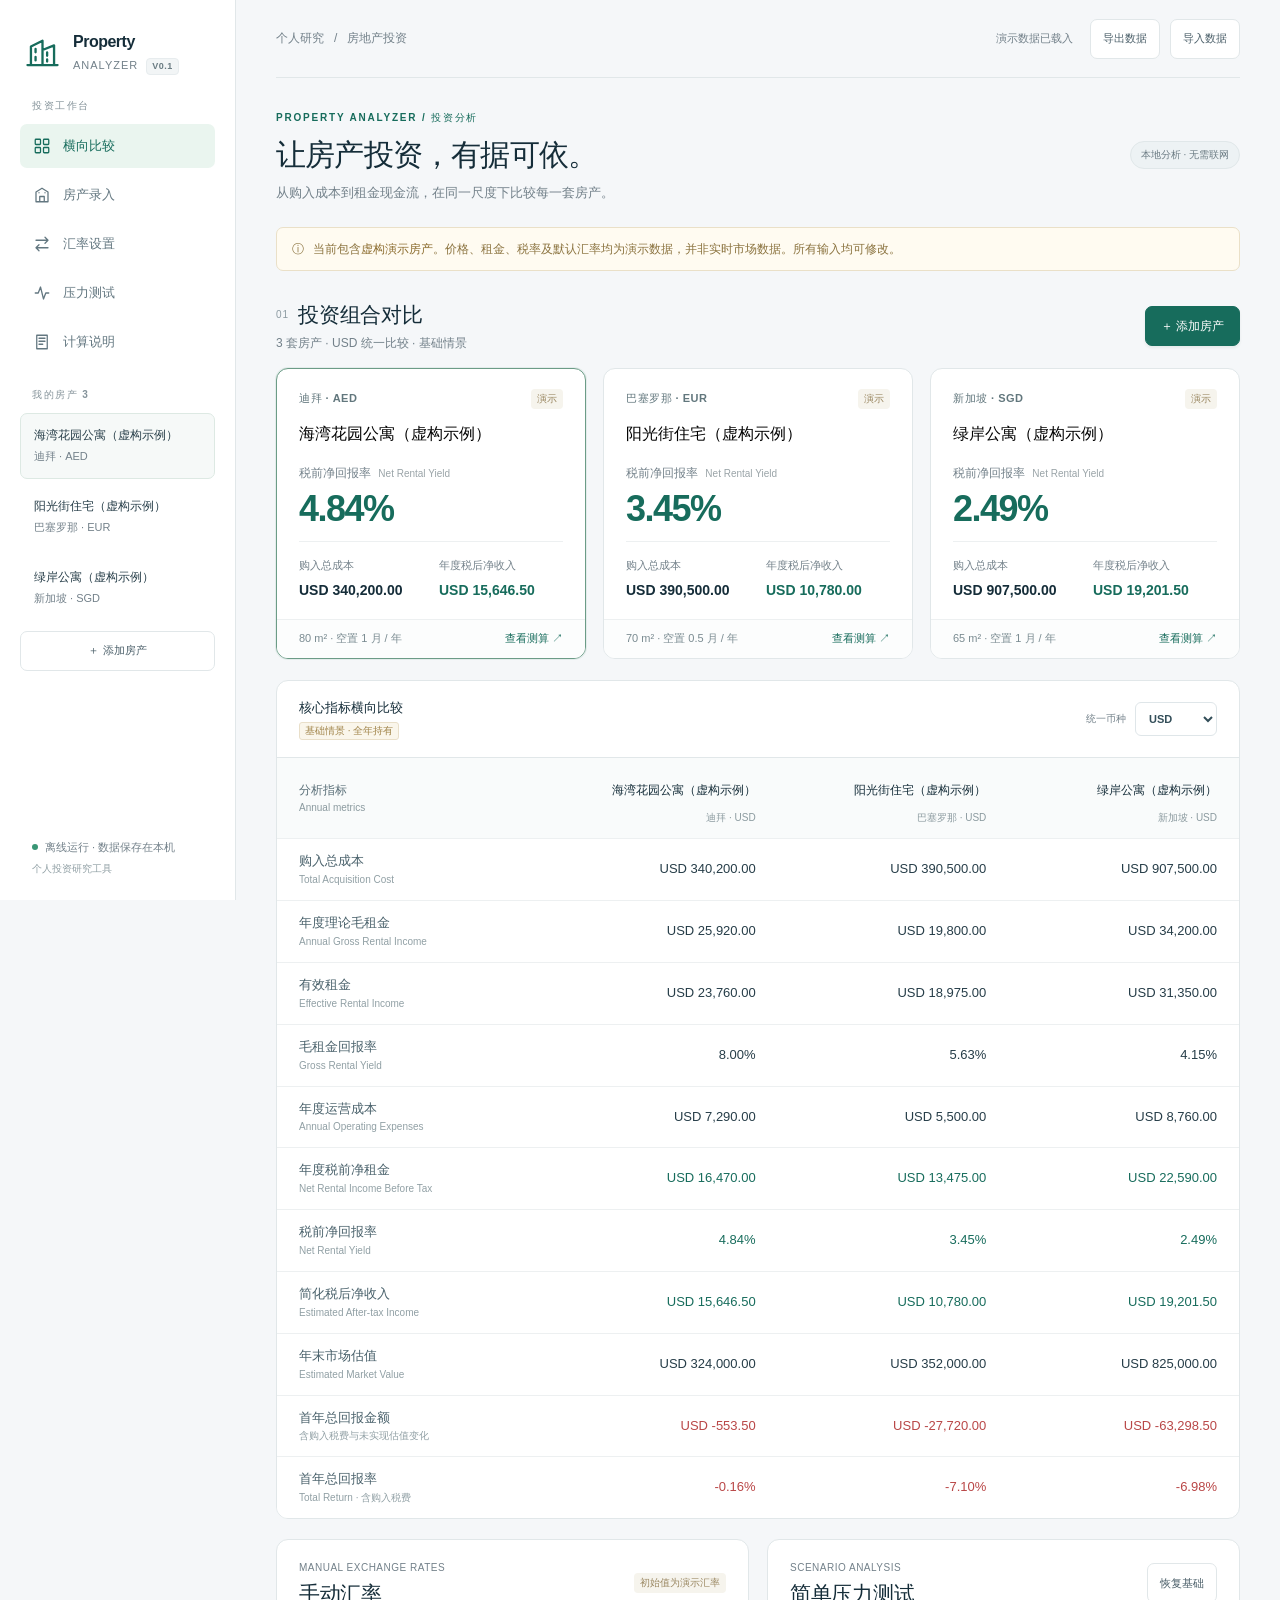
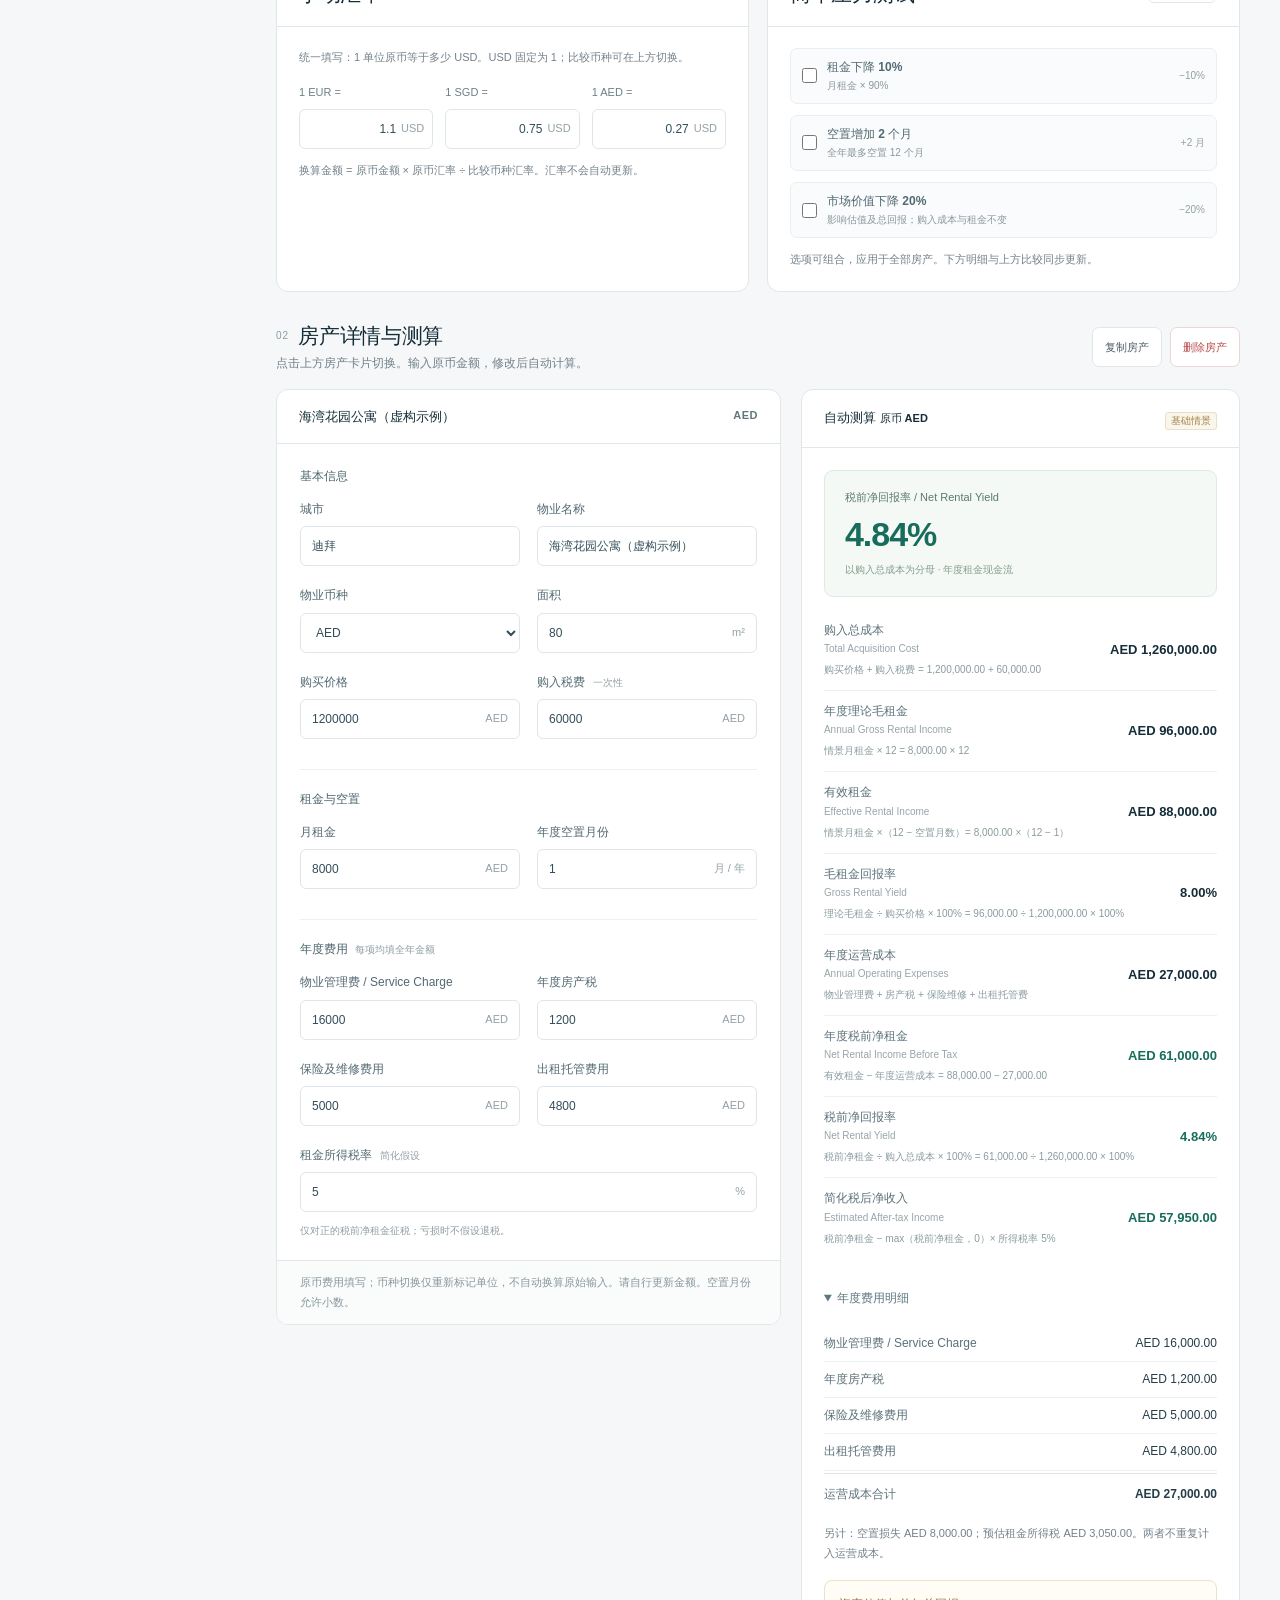
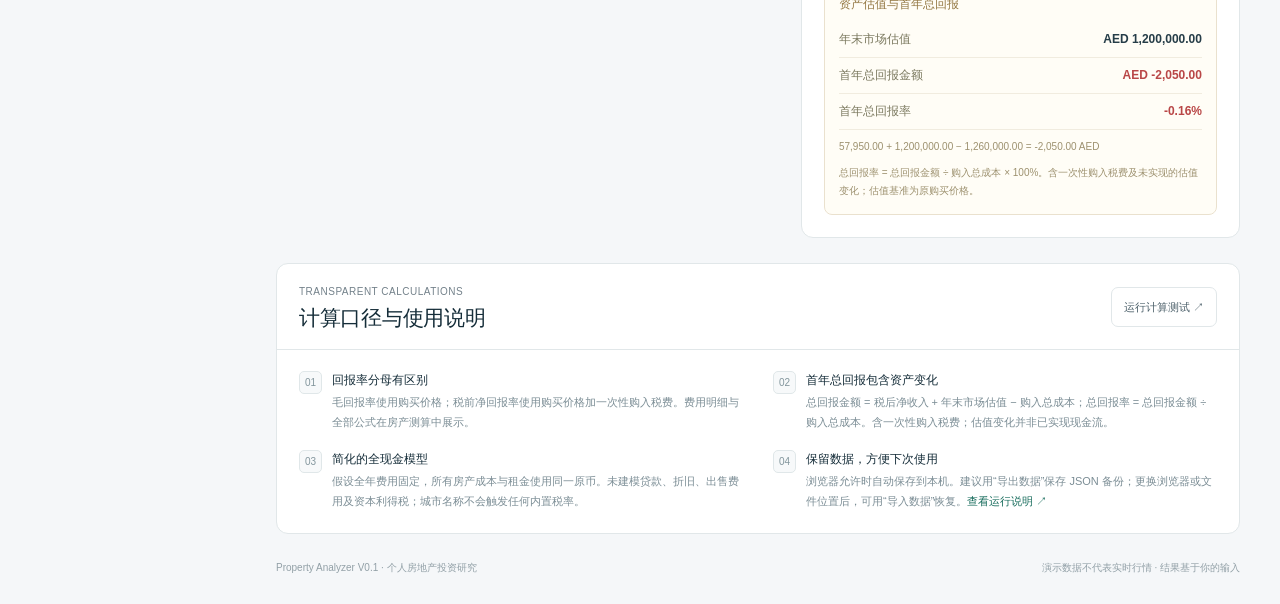
<file: v0.1/index.html>
<!doctype html>
<html lang="zh-CN">
<head>
  <meta charset="UTF-8">
  <meta name="viewport" content="width=device-width, initial-scale=1">
  <meta name="color-scheme" content="light">
  <meta name="description" content="可离线使用的个人房地产投资分析器，支持手动数据、汇率比较和简单压力测试。">
  <title>Property Analyzer · 房地产投资分析器</title>
  <link rel="icon" href="data:image/svg+xml,%3Csvg xmlns='http://www.w3.org/2000/svg' viewBox='0 0 32 32'%3E%3Crect width='32' height='32' rx='6' fill='%23176c5c'/%3E%3Cpath d='M7 26V10l9-5v21m0-12 9-4v16M4 26h24M11 12v3m0 4v3m9-6v3' fill='none' stroke='white' stroke-width='2' stroke-linecap='round' stroke-linejoin='round'/%3E%3C/svg%3E">
  <link rel="stylesheet" href="styles.css">
  <script src="calculations.js" defer></script>
  <script src="examples.js" defer></script>
  <script src="app.js" defer></script>
</head>
<body>
  <aside class="sidebar" aria-label="主导航">
    <div class="sidebar-top">
      <a class="brand" href="#overview">
        <span class="brand-mark" aria-hidden="true"><svg viewBox="0 0 32 32" fill="none"><path d="M6 26V10l10-5v21M16 13l10-4v17M3 26h26M10 12v3m0 4v3m10-7v3m0 3v2" stroke="currentColor" stroke-width="2" stroke-linecap="round" stroke-linejoin="round"/></svg></span>
        <span class="brand-copy">Property<span>ANALYZER <b class="version">V0.1</b></span></span>
      </a>
      <p class="sidebar-caption">投资工作台</p>
      <nav>
        <a class="nav-link active" href="#overview"><svg viewBox="0 0 24 24" aria-hidden="true"><rect x="3" y="3" width="7" height="7" rx="1"/><rect x="14" y="3" width="7" height="7" rx="1"/><rect x="3" y="14" width="7" height="7" rx="1"/><rect x="14" y="14" width="7" height="7" rx="1"/></svg>横向比较</a>
        <a class="nav-link" href="#property-editor"><svg viewBox="0 0 24 24" aria-hidden="true"><path d="M4 21V8l8-5 8 5v13H4ZM9 21v-7h6v7M8 9h.01M16 9h.01"/></svg>房产录入</a>
        <a class="nav-link" href="#exchange-rates"><svg viewBox="0 0 24 24" aria-hidden="true"><path d="M4 7h16l-4-4M20 17H4l4 4M20 7l-4 4M4 17l4-4"/></svg>汇率设置</a>
        <a class="nav-link" href="#stress-test"><svg viewBox="0 0 24 24" aria-hidden="true"><path d="M3 12h4l3-8 4 16 3-8h4"/></svg>压力测试</a>
        <a class="nav-link" href="#methodology"><svg viewBox="0 0 24 24" aria-hidden="true"><path d="M5 3h14v18H5V3ZM8 7h8M8 11h8M8 15h5"/></svg>计算说明</a>
      </nav>
      <p class="sidebar-caption">我的房产 <span id="sidebar-count">3</span></p>
      <div id="property-list" class="property-list"></div>
      <button type="button" id="sidebar-add" class="button secondary small">＋ 添加房产</button>
    </div>
    <div class="sidebar-bottom"><span class="offline-dot"></span>离线运行 · 数据保存在本机<span>个人投资研究工具</span></div>
  </aside>

  <main>
    <header class="topbar">
      <div class="breadcrumb">个人研究 <span>/</span> 房地产投资</div>
      <div class="topbar-actions">
        <span id="save-status" class="save-status" role="status">正在加载</span>
        <button id="export-data" type="button" class="button secondary small">导出数据</button>
        <button id="import-data" type="button" class="button secondary small">导入数据</button>
        <input id="import-file" type="file" accept=".json,application/json" hidden>
      </div>
    </header>

    <section id="overview" aria-labelledby="page-title">
      <div class="page-heading">
        <p class="eyebrow">PROPERTY ANALYZER / 投资分析</p>
        <div class="heading-line"><h1 id="page-title">让房产投资，有据可依。</h1><span class="local-badge">本地分析 · 无需联网</span></div>
        <p class="page-subtitle">从购入成本到租金现金流，在同一尺度下比较每一套房产。</p>
      </div>
      <div id="demo-notice" class="demo-notice"><span aria-hidden="true">ⓘ</span><span>当前包含<strong>虚构演示房产</strong>。价格、租金、税率及默认汇率均为演示数据，并非实时市场数据。所有输入均可修改。</span></div>
      <div class="section-heading">
        <div><h2><span class="section-index">01</span>投资组合对比</h2><p id="comparison-description" class="section-description"></p></div>
        <button id="add-property" type="button" class="button primary">＋ 添加房产</button>
      </div>
      <div id="summary-grid" class="summary-grid"></div>
      <div class="comparison-panel">
        <div class="panel-header"><div><h3>核心指标横向比较</h3><span id="scenario-label" class="scenario-label">基础情景</span></div><label class="currency-control" for="comparison-currency">统一币种 <select id="comparison-currency"><option>USD</option><option>EUR</option><option>SGD</option><option>AED</option></select></label></div>
        <div class="table-scroll" tabindex="0" role="region" aria-label="房产比较表，可横向滚动"><table id="comparison-table" class="comparison-table"></table></div>
      </div>
    </section>

    <div class="settings-grid">
      <section id="exchange-rates" class="panel" aria-labelledby="rates-title">
        <div class="panel-header"><div><p class="panel-kicker">MANUAL EXCHANGE RATES</p><h2 id="rates-title">手动汇率</h2></div><span class="demo-tag">初始值为演示汇率</span></div>
        <div class="panel-body"><p class="hint">统一填写：1 单位原币等于多少 USD。USD 固定为 1；比较币种可在上方切换。</p><div class="rates-grid">
          <div class="rate-field"><label for="rate-EUR">1 EUR =</label><div class="input-wrap"><input id="rate-EUR" data-rate="EUR" type="number" min="0" step="any" inputmode="decimal" required aria-describedby="rate-error-EUR"><span class="input-unit">USD</span></div><span id="rate-error-EUR" class="field-error"></span></div>
          <div class="rate-field"><label for="rate-SGD">1 SGD =</label><div class="input-wrap"><input id="rate-SGD" data-rate="SGD" type="number" min="0" step="any" inputmode="decimal" required aria-describedby="rate-error-SGD"><span class="input-unit">USD</span></div><span id="rate-error-SGD" class="field-error"></span></div>
          <div class="rate-field"><label for="rate-AED">1 AED =</label><div class="input-wrap"><input id="rate-AED" data-rate="AED" type="number" min="0" step="any" inputmode="decimal" required aria-describedby="rate-error-AED"><span class="input-unit">USD</span></div><span id="rate-error-AED" class="field-error"></span></div>
        </div><p class="hint">换算金额 = 原币金额 × 原币汇率 ÷ 比较币种汇率。汇率不会自动更新。</p></div>
      </section>
      <section id="stress-test" class="panel" aria-labelledby="stress-title">
        <div class="panel-header"><div><p class="panel-kicker">SCENARIO ANALYSIS</p><h2 id="stress-title">简单压力测试</h2></div><button id="reset-scenario" class="button secondary small" type="button">恢复基础</button></div>
        <div class="panel-body"><div class="scenario-options">
          <label class="scenario-option"><input id="stress-rent" data-scenario="rentDrop" type="checkbox"><span class="scenario-copy"><span class="scenario-title">租金下降 10%</span><span class="scenario-detail">月租金 × 90%</span></span><span class="scenario-status">−10%</span></label>
          <label class="scenario-option"><input id="stress-vacancy" data-scenario="vacancyIncrease" type="checkbox"><span class="scenario-copy"><span class="scenario-title">空置增加 2 个月</span><span class="scenario-detail">全年最多空置 12 个月</span></span><span class="scenario-status">+2 月</span></label>
          <label class="scenario-option"><input id="stress-value" data-scenario="valueDrop" type="checkbox"><span class="scenario-copy"><span class="scenario-title">市场价值下降 20%</span><span class="scenario-detail">影响估值及总回报；购入成本与租金不变</span></span><span class="scenario-status">−20%</span></label>
        </div><p class="hint">选项可组合，应用于全部房产。下方明细与上方比较同步更新。</p></div>
      </section>
    </div>

    <section id="property-editor" aria-labelledby="editor-title">
      <div class="section-heading"><div><h2 id="editor-title"><span class="section-index">02</span>房产详情与测算</h2><p class="section-description">点击上方房产卡片切换。输入原币金额，修改后自动计算。</p></div><div class="section-actions"><button id="duplicate-property" type="button" class="button secondary small">复制房产</button><button id="delete-property" type="button" class="button secondary danger small">删除房产</button></div></div>
      <div class="editor-grid">
        <div class="panel form-panel"><div class="panel-header"><h3 id="selected-name">房产输入</h3><span id="selected-currency" class="city-tag"></span></div><div class="panel-body"><form id="property-form" novalidate>
          <h4 class="form-section-title">基本信息</h4>
          <div class="form-grid">
            <div class="field"><label class="field-label" for="city">城市</label><input id="city" data-field="city" type="text" maxlength="100" required placeholder="任意城市，如迪拜" aria-describedby="error-city"><span id="error-city" class="field-error"></span></div>
            <div class="field"><label class="field-label" for="name">物业名称</label><input id="name" data-field="name" type="text" maxlength="150" required placeholder="自定义名称" aria-describedby="error-name"><span id="error-name" class="field-error"></span></div>
            <div class="field"><label class="field-label" for="currency">物业币种</label><select id="currency" data-field="currency"><option>USD</option><option>EUR</option><option>SGD</option><option>AED</option></select><span id="error-currency" class="field-error"></span></div>
            <div class="field"><label class="field-label" for="area">面积</label><div class="input-wrap"><input id="area" data-field="area" type="number" min="0" step="any" inputmode="decimal" required aria-describedby="error-area"><span class="input-unit">m²</span></div><span id="error-area" class="field-error"></span></div>
            <div class="field"><label class="field-label" for="price">购买价格</label><div class="input-wrap"><input id="price" data-field="price" type="number" min="0" step="any" inputmode="decimal" required aria-describedby="error-price"><span class="input-unit" data-currency-unit></span></div><span id="error-price" class="field-error"></span></div>
            <div class="field"><label class="field-label" for="acquisitionTaxFees">购入税费 <small>一次性</small></label><div class="input-wrap"><input id="acquisitionTaxFees" data-field="acquisitionTaxFees" type="number" min="0" step="any" inputmode="decimal" required aria-describedby="error-acquisitionTaxFees"><span class="input-unit" data-currency-unit></span></div><span id="error-acquisitionTaxFees" class="field-error"></span></div>
          </div>
          <h4 class="form-section-title">租金与空置</h4>
          <div class="form-grid">
            <div class="field"><label class="field-label" for="monthlyRent">月租金</label><div class="input-wrap"><input id="monthlyRent" data-field="monthlyRent" type="number" min="0" step="any" inputmode="decimal" required aria-describedby="error-monthlyRent"><span class="input-unit" data-currency-unit></span></div><span id="error-monthlyRent" class="field-error"></span></div>
            <div class="field"><label class="field-label" for="vacancyMonths">年度空置月份</label><div class="input-wrap"><input id="vacancyMonths" data-field="vacancyMonths" type="number" min="0" max="12" step="any" inputmode="decimal" required aria-describedby="error-vacancyMonths"><span class="input-unit">月 / 年</span></div><span id="error-vacancyMonths" class="field-error"></span></div>
          </div>
          <h4 class="form-section-title">年度费用 <small>每项均填全年金额</small></h4>
          <div class="form-grid">
            <div class="field"><label class="field-label" for="serviceCharge">物业管理费 / Service Charge</label><div class="input-wrap"><input id="serviceCharge" data-field="serviceCharge" type="number" min="0" step="any" inputmode="decimal" required aria-describedby="error-serviceCharge"><span class="input-unit" data-currency-unit></span></div><span id="error-serviceCharge" class="field-error"></span></div>
            <div class="field"><label class="field-label" for="annualPropertyTax">年度房产税</label><div class="input-wrap"><input id="annualPropertyTax" data-field="annualPropertyTax" type="number" min="0" step="any" inputmode="decimal" required aria-describedby="error-annualPropertyTax"><span class="input-unit" data-currency-unit></span></div><span id="error-annualPropertyTax" class="field-error"></span></div>
            <div class="field"><label class="field-label" for="insuranceMaintenance">保险及维修费用</label><div class="input-wrap"><input id="insuranceMaintenance" data-field="insuranceMaintenance" type="number" min="0" step="any" inputmode="decimal" required aria-describedby="error-insuranceMaintenance"><span class="input-unit" data-currency-unit></span></div><span id="error-insuranceMaintenance" class="field-error"></span></div>
            <div class="field"><label class="field-label" for="lettingManagementFee">出租托管费用</label><div class="input-wrap"><input id="lettingManagementFee" data-field="lettingManagementFee" type="number" min="0" step="any" inputmode="decimal" required aria-describedby="error-lettingManagementFee"><span class="input-unit" data-currency-unit></span></div><span id="error-lettingManagementFee" class="field-error"></span></div>
            <div class="field span-2"><label class="field-label" for="incomeTaxRate">租金所得税率 <small>简化假设</small></label><div class="input-wrap"><input id="incomeTaxRate" data-field="incomeTaxRate" type="number" min="0" max="100" step="any" inputmode="decimal" required aria-describedby="error-incomeTaxRate"><span class="input-unit">%</span></div><span id="error-incomeTaxRate" class="field-error"></span><p class="field-hint">仅对正的税前净租金征税；亏损时不假设退税。</p></div>
          </div>
          <p class="form-note">原币费用填写；币种切换仅重新标记单位，不自动换算原始输入。请自行更新金额。空置月份允许小数。</p>
        </form></div></div>
        <div id="property-results" class="panel results-panel" aria-label="选中房产的计算结果"></div>
      </div>
    </section>

    <section id="methodology" class="panel method-panel" aria-labelledby="method-title">
      <div class="panel-header"><div><p class="panel-kicker">TRANSPARENT CALCULATIONS</p><h2 id="method-title">计算口径与使用说明</h2></div><a class="button secondary small" href="tests.html" target="_blank" rel="noopener">运行计算测试 ↗</a></div>
      <div class="panel-body method-grid">
        <div class="method-item"><span class="method-number">01</span><div><h3>回报率分母有区别</h3><p>毛回报率使用购买价格；税前净回报率使用购买价格加一次性购入税费。费用明细与全部公式在房产测算中展示。</p></div></div>
        <div class="method-item"><span class="method-number">02</span><div><h3>首年总回报包含资产变化</h3><p>总回报金额 = 税后净收入 + 年末市场估值 − 购入总成本；总回报率 = 总回报金额 ÷ 购入总成本。含一次性购入税费；估值变化并非已实现现金流。</p></div></div>
        <div class="method-item"><span class="method-number">03</span><div><h3>简化的全现金模型</h3><p>假设全年费用固定，所有房产成本与租金使用同一原币。未建模贷款、折旧、出售费用及资本利得税；城市名称不会触发任何内置税率。</p></div></div>
        <div class="method-item"><span class="method-number">04</span><div><h3>保留数据，方便下次使用</h3><p>浏览器允许时自动保存到本机。建议用“导出数据”保存 JSON 备份；更换浏览器或文件位置后，可用“导入数据”恢复。<a href="README.md" target="_blank" rel="noopener">查看运行说明 ↗</a></p></div></div>
      </div>
    </section>
    <footer class="footer"><span>Property Analyzer V0.1 · 个人房地产投资研究</span><span>演示数据不代表实时行情 · 结果基于你的输入</span></footer>
  </main>
  <div id="toast" class="toast" role="status" hidden></div>
  <noscript><p>请启用浏览器 JavaScript，以进行离线计算。</p></noscript>
</body>
</html>
</file>
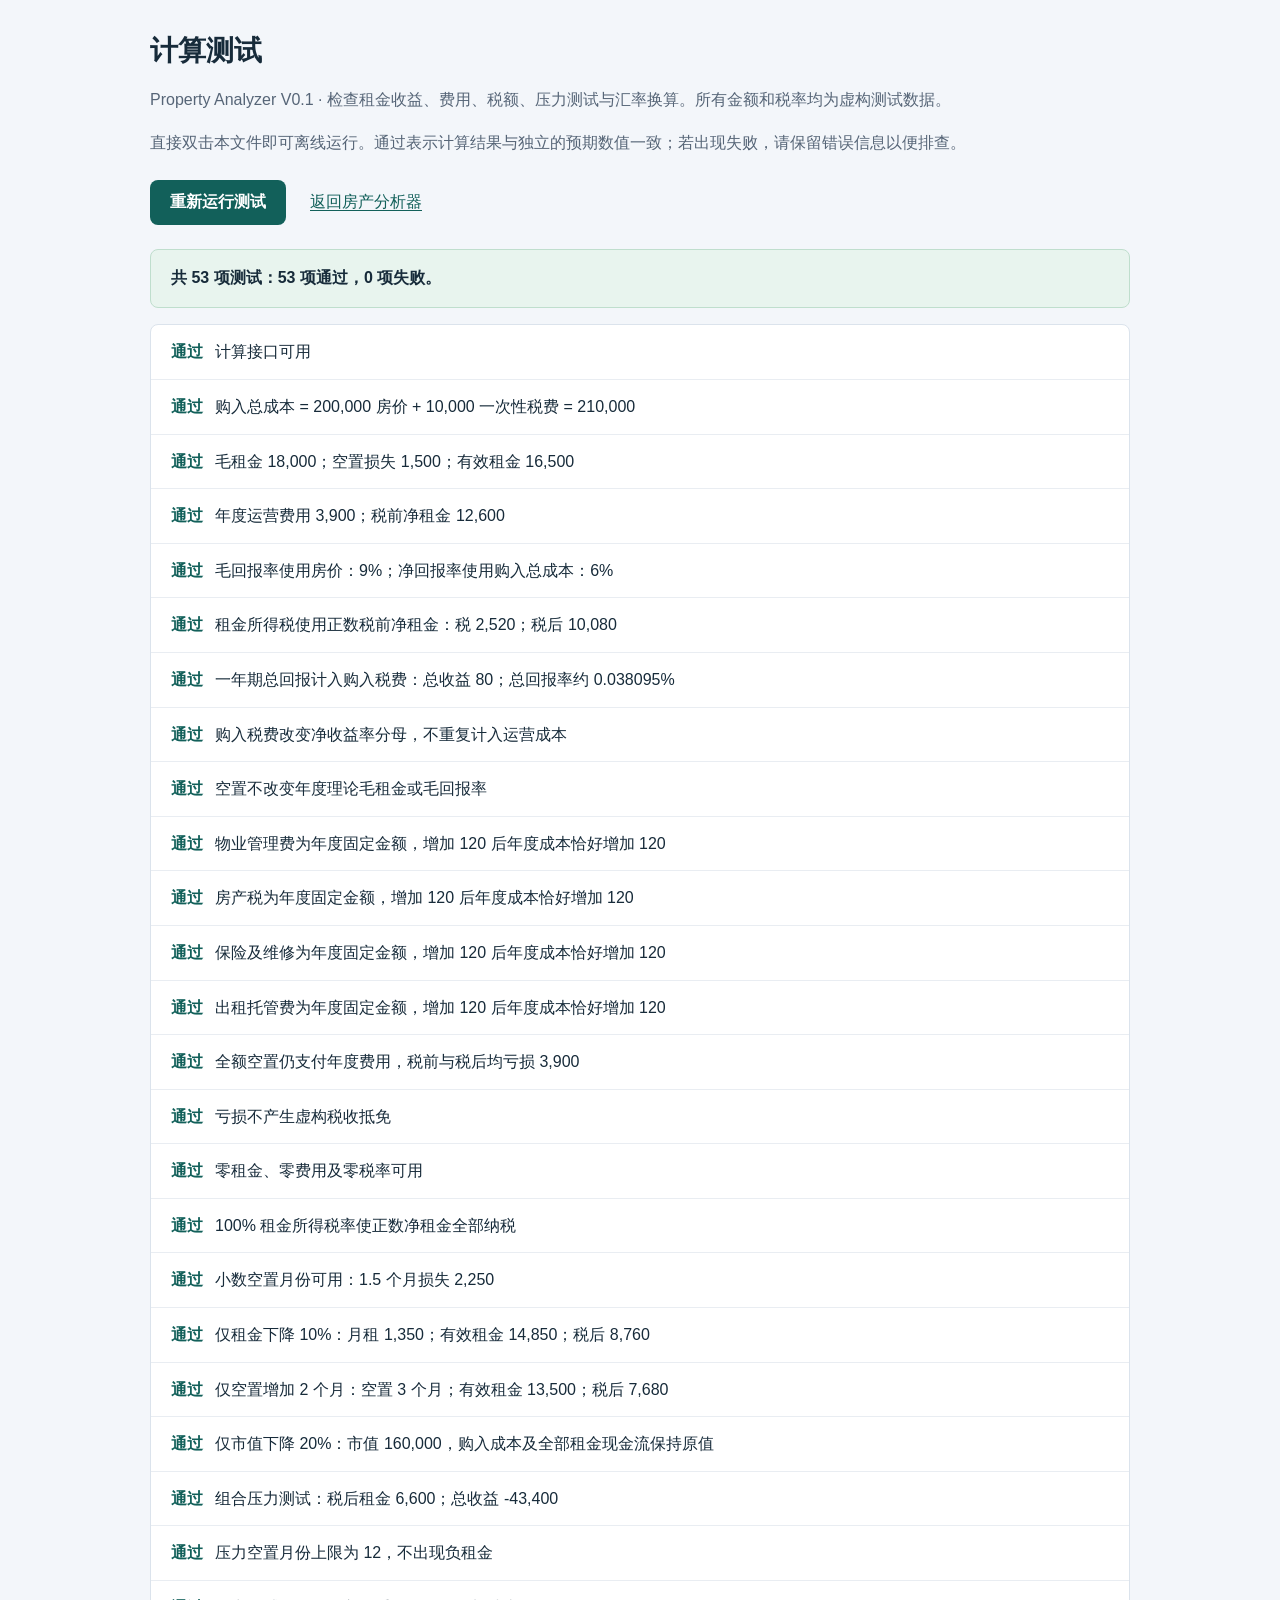
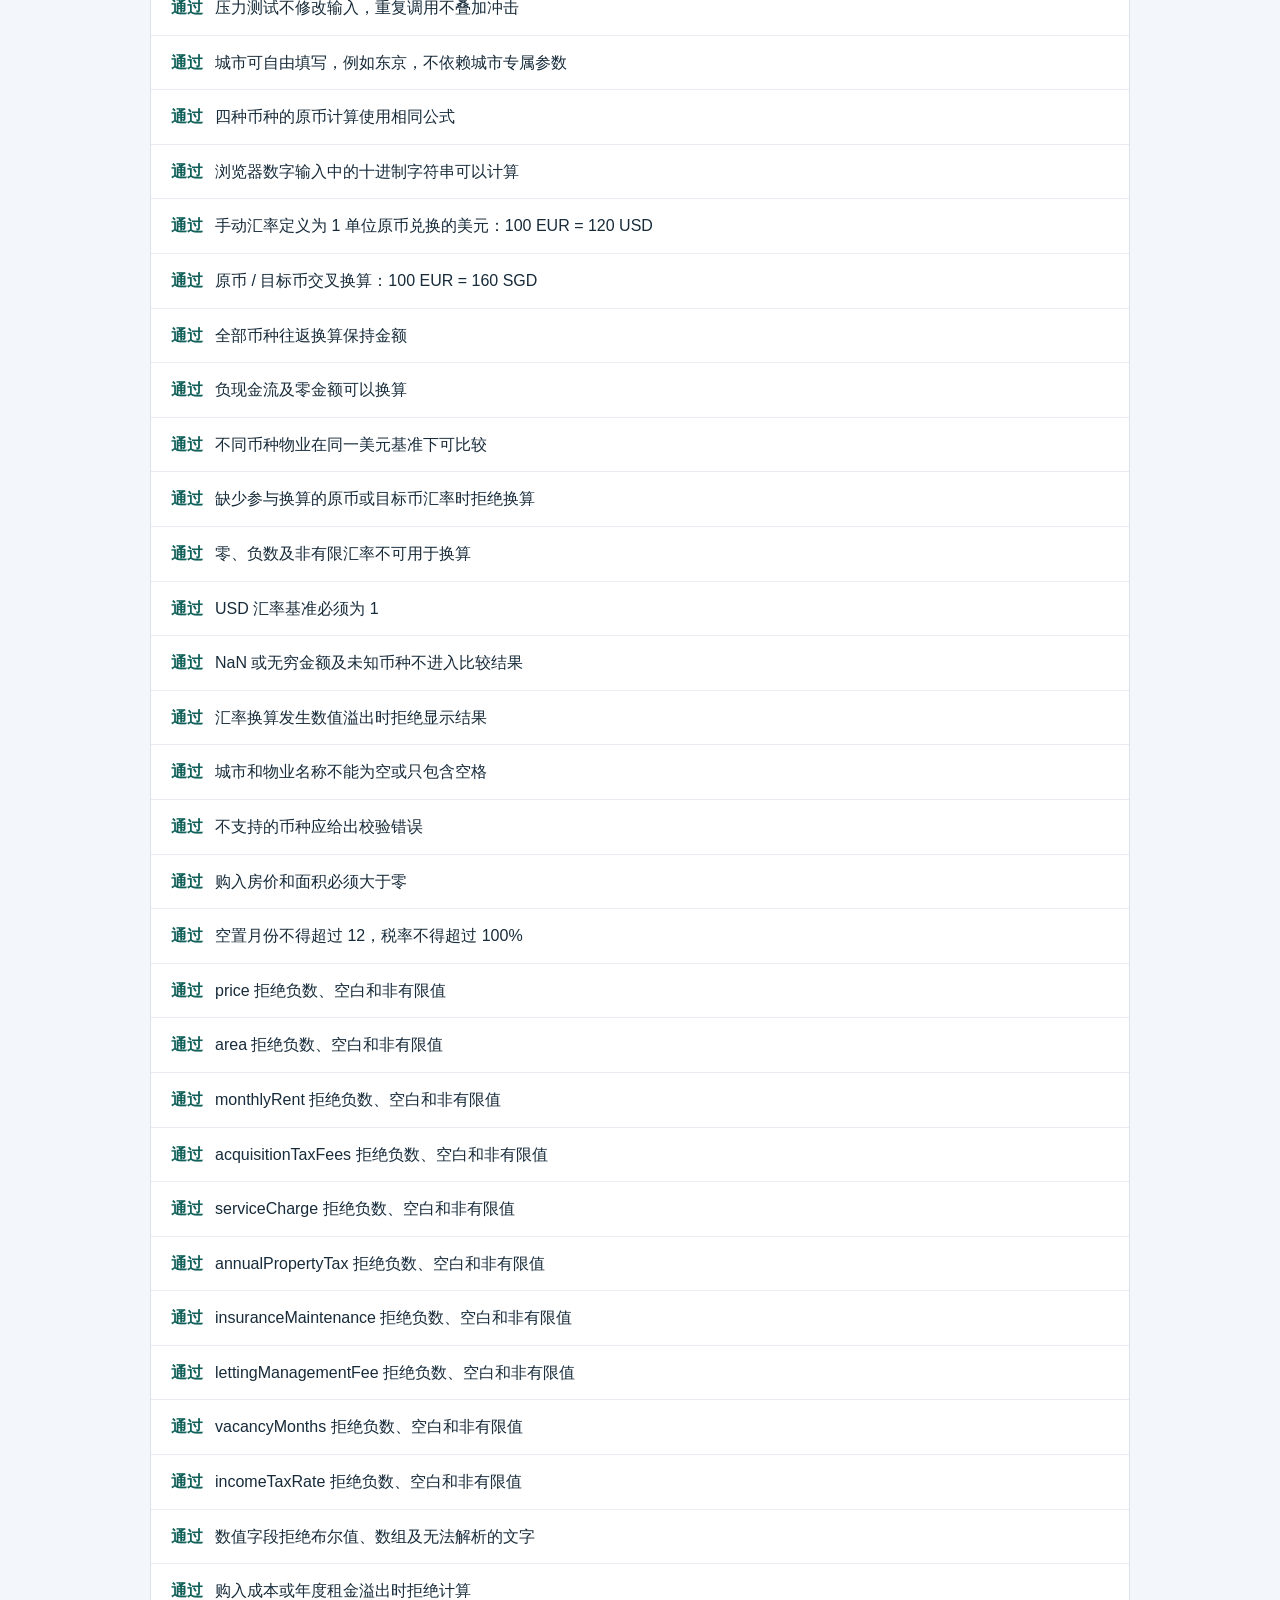
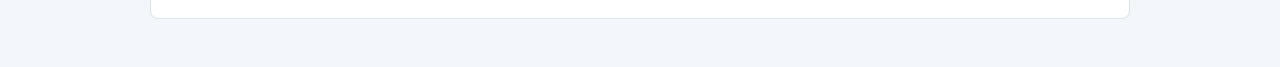
<file: v0.1/tests.html>
<!doctype html>
<html lang="zh-CN">
<head>
  <meta charset="utf-8">
  <meta name="viewport" content="width=device-width, initial-scale=1">
  <title>计算测试 · Property Analyzer V0.1</title>
  <link rel="icon" href="data:image/svg+xml,%3Csvg xmlns='http://www.w3.org/2000/svg' viewBox='0 0 32 32'%3E%3Crect width='32' height='32' rx='6' fill='%2312605a'/%3E%3Cpath d='m8 16 5 5 11-11' fill='none' stroke='white' stroke-width='3' stroke-linecap='round' stroke-linejoin='round'/%3E%3C/svg%3E">
  <style>
    :root { color-scheme: light; font-family: "Segoe UI", "Microsoft YaHei", sans-serif; color: #172b3a; background: #f3f6fa; }
    * { box-sizing: border-box; }
    body { margin: 0; padding: 32px 20px; }
    main { max-width: 980px; margin: auto; }
    h1 { font-size: 28px; margin: 0 0 12px; }
    p { line-height: 1.7; color: #566577; }
    a { color: #12605a; text-underline-offset: 3px; }
    button { background: #12605a; color: white; border: 0; border-radius: 8px; padding: 12px 20px; font: inherit; font-weight: 600; cursor: pointer; }
    button:hover { background: #0d4b47; }
    button:focus-visible, a:focus-visible { outline: 3px solid #d39f46; outline-offset: 4px; }
    .actions { display: flex; gap: 24px; align-items: center; margin: 24px 0; }
    #summary { padding: 18px 20px; border-radius: 8px; background: #e8f4ee; border: 1px solid #bfdecd; font-weight: 600; }
    #summary.fail { background: #fff0ed; border-color: #e8bdb4; color: #8c3027; }
    ol { list-style: none; padding: 0; border: 1px solid #dbe3ec; border-radius: 8px; background: white; overflow: hidden; }
    li { padding: 14px 20px; border-bottom: 1px solid #e9edf2; line-height: 1.6; overflow-wrap: anywhere; }
    li:last-child { border-bottom: 0; }
    .status { color: #12605a; font-weight: 700; margin-right: 12px; }
    .failed .status { color: #ad3c31; }
    .error { color: #ad3c31; font-size: 14px; margin: 4px 0 0 48px; }
    @media (max-width: 600px) { body { padding: 24px 14px; } h1 { font-size: 23px; } li { padding: 12px 14px; } }
  </style>
</head>
<body>
  <main>
    <h1>计算测试</h1>
    <p>Property Analyzer V0.1 · 检查租金收益、费用、税额、压力测试与汇率换算。所有金额和税率均为虚构测试数据。</p>
    <p>直接双击本文件即可离线运行。通过表示计算结果与独立的预期数值一致；若出现失败，请保留错误信息以便排查。</p>
    <div class="actions">
      <button type="button" id="run-tests">重新运行测试</button>
      <a href="index.html">返回房产分析器</a>
    </div>
    <div id="summary" role="status" aria-live="polite">正在运行测试…</div>
    <ol id="results" aria-label="测试结果"></ol>
    <noscript><p>请启用浏览器 JavaScript 后重新打开本文件。</p></noscript>
  </main>
  <script src="calculations.js"></script>
  <script src="tests.js"></script>
  <script>
    (function () {
      "use strict";
      var summary = document.getElementById("summary");
      var results = document.getElementById("results");
      function renderTests() {
        results.textContent = "";
        if (!window.PropertyTests) {
          summary.textContent = "无法加载测试文件。请确认 tests.js 和 calculations.js 与本文件位于同一文件夹。";
          summary.className = "fail";
          return;
        }
        var report = window.PropertyTests.runTests();
        summary.textContent = "共 " + report.results.length + " 项测试：" + report.passed + " 项通过，" + report.failed + " 项失败。";
        summary.className = report.failed ? "fail" : "";
        report.results.forEach(function (result) {
          var row = document.createElement("li");
          if (!result.passed) row.className = "failed";
          var status = document.createElement("span");
          status.className = "status";
          status.textContent = result.passed ? "通过" : "失败";
          row.appendChild(status);
          row.appendChild(document.createTextNode(result.name));
          if (result.error) {
            var error = document.createElement("p");
            error.className = "error";
            error.textContent = result.error;
            row.appendChild(error);
          }
          results.appendChild(row);
        });
      }
      document.getElementById("run-tests").addEventListener("click", renderTests);
      renderTests();
    }());
  </script>
</body>
</html>
</file>
<file: v0.1/styles.css>
:root {
  --navy: #152d39;
  --text: #263d48;
  --muted: #73818a;
  --border: #e1e7e9;
  --background: #f5f7f9;
  --surface: #ffffff;
  --teal: #176c5c;
  --teal-dark: #105546;
  --teal-light: #eaf5ef;
  --amber: #987128;
  --danger: #b94747;
  --radius: 12px;
  font-family: "Segoe UI", "Microsoft YaHei", "PingFang SC", sans-serif;
  color: var(--text);
  font-synthesis: none;
  font-size: 14px;
  line-height: 1.6;
  font-variant-numeric: tabular-nums;
}

* { box-sizing: border-box; }
html { scroll-behavior: smooth; }
body { margin: 0; background: var(--background); }
button, input, select { font: inherit; }
button, select { cursor: pointer; }
button { -webkit-tap-highlight-color: transparent; }
button:disabled { cursor: not-allowed; opacity: .55; }
button, a, input, select, summary { outline-offset: 4px; }
:focus-visible { outline: 3px solid #44988a; }
input:focus-visible, select:focus-visible { outline: 2px solid #44988a; outline-offset: 1px; }
a { color: var(--teal); text-decoration: none; }
a:hover { text-decoration: underline; }
svg { display: block; width: 18px; height: 18px; flex-shrink: 0; }
[hidden] { display: none !important; }
hr { height: 1px; border: 0; background: var(--border); margin: 24px 0; }
h1, h2, h3, h4, p { margin: 0; }
h1, h2, h3 { color: var(--navy); font-weight: 650; }
h1 { font-size: 30px; line-height: 1.3; letter-spacing: -.8px; }
h2 { font-size: 21px; line-height: 1.4; letter-spacing: -.3px; }
h3 { font-size: 16px; line-height: 1.5; }
small { font-size: 11px; }

.app-layout { min-height: 100vh; }
.sidebar {
  position: fixed;
  inset: 0 auto 0 0;
  width: 236px;
  display: flex;
  flex-direction: column;
  background: #fff;
  border-right: 1px solid var(--border);
  padding: 32px 20px 23px;
  z-index: 20;
}
.sidebar-top { min-width: 0; min-height: 0; flex: 1; overflow-y: auto; scrollbar-width: thin; }
.brand { display: flex; align-items: center; gap: 11px; padding: 0 3px; }
.brand-mark { display: grid; place-items: center; width: 39px; height: 43px; color: var(--teal); }
.brand-mark svg { width: 37px; height: 39px; }
.brand-copy { display: flex; flex-direction: column; font-size: 16px; font-weight: 700; letter-spacing: -.5px; line-height: 1.3; color: var(--navy); }
.brand-copy span, .brand-copy small { font-size: 11px; font-weight: 450; color: var(--muted); letter-spacing: 1px; margin-top: 5px; }
.version { display: inline-block; margin: 0 0 0 4px; padding: 1px 5px; font-size: 9px; font-weight: 650; color: #697b82; background: #f2f5f6; border: 1px solid #e7ecee; border-radius: 4px; line-height: 1.5; letter-spacing: .5px; }
.brand-copy > span { white-space: nowrap; }
.sidebar-caption { margin: 23px 12px 10px; font-size: 10px; letter-spacing: 1.5px; font-weight: 650; color: #85939a; }
.nav-link { min-height: 44px; display: flex; align-items: center; gap: 12px; padding: 10px 13px; margin-bottom: 5px; border-radius: 7px; color: #637780; font-size: 13px; font-weight: 500; background: none; border: none; width: 100%; text-align: left; }
.nav-link:hover { background: #f4f7f6; color: var(--teal); text-decoration: none; }
.nav-link.active { background: var(--teal-light); color: var(--teal); font-weight: 650; }
.nav-link svg { width: 18px; height: 18px; fill: none; stroke: currentColor; stroke-width: 1.7; stroke-linecap: round; stroke-linejoin: round; }
.property-list { display: flex; flex-direction: column; gap: 5px; }
.property-button { padding: 12px 13px; width: 100%; text-align: left; border: 1px solid transparent; border-radius: 7px; background: transparent; color: var(--text); }
.property-button:hover { background: #f7f9f8; }
.property-button.active { background: #f6f9f8; border-color: #dde9e3; }
.property-button-name { display: block; font-size: 12px; font-weight: 600; overflow: hidden; text-overflow: ellipsis; white-space: nowrap; }
.property-button-meta { display: block; margin-top: 3px; color: var(--muted); font-size: 11px; overflow: hidden; text-overflow: ellipsis; white-space: nowrap; }
.sidebar-bottom { margin-top: auto; flex-shrink: 0; padding: 23px 12px 0; color: var(--muted); font-size: 11px; }
.sidebar-bottom > p { margin-top: 7px; font-size: 10px; color: #91a0a5; }
.sidebar-bottom > span:not(.offline-dot) { display: block; margin-top: 4px; color: #91a0a5; font-size: 10px; }
.sidebar-top > .button { margin: 10px 0 3px; width: 100%; }
.offline-dot { display: inline-block; width: 6px; height: 6px; margin-right: 7px; background: #399675; border-radius: 50%; vertical-align: 1px; }
main, .main { margin-left: 236px; padding: 0 40px; min-width: 0; }
.main-inner { max-width: 1420px; margin: 0 auto; }
.topbar { min-height: 78px; display: flex; align-items: center; justify-content: space-between; gap: 15px; border-bottom: 1px solid var(--border); }
.breadcrumb { display: flex; align-items: center; gap: 10px; color: var(--muted); font-size: 12px; }
.breadcrumb svg { width: 14px; height: 14px; }
.breadcrumb strong { color: #4a606a; font-weight: 500; }
.topbar-actions { display: flex; align-items: center; gap: 10px; }
.save-status { color: var(--muted); font-size: 11px; display: flex; align-items: center; gap: 5px; margin-right: 7px; }
.save-status svg { width: 13px; height: 13px; color: var(--teal); }
.button { display: inline-flex; align-items: center; justify-content: center; gap: 7px; min-height: 40px; padding: 9px 15px; border: 1px solid var(--border); background: #fff; border-radius: 7px; color: #4c606a; font-weight: 550; font-size: 12px; line-height: 1.5; white-space: nowrap; transition: background .15s, border-color .15s, box-shadow .15s; }
.button svg { width: 15px; height: 15px; }
.button:hover { background: #f5f8f7; border-color: #cbd8d3; text-decoration: none; }
.button.primary { background: var(--teal); border-color: var(--teal); color: white; box-shadow: 0 2px 3px #154b2d12; }
.button.primary:hover { background: var(--teal-dark); border-color: var(--teal-dark); }
.button.secondary { background: white; }
.button.danger { color: var(--danger); border-color: #ecd5d5; }
.button.danger:hover { background: #fff6f6; border-color: #dcabab; }
.button.small { font-size: 11px; padding: 8px 12px; }
.button.ghost { border-color: transparent; background: transparent; }
.page-heading { padding: 32px 0 23px; }
.eyebrow { text-transform: uppercase; font-size: 10px; font-weight: 650; letter-spacing: 1.8px; color: var(--teal); margin-bottom: 9px; }
.heading-line { display: flex; align-items: center; justify-content: space-between; gap: 20px; }
.page-subtitle { margin-top: 9px; font-size: 13px; color: var(--muted); }
.local-badge { display: inline-flex; align-items: center; gap: 6px; font-size: 10px; border-radius: 20px; background: #edf2f4; border: 1px solid #e0e7e9; padding: 5px 10px; color: #6b7b83; white-space: nowrap; }
.local-badge svg { width: 12px; height: 12px; }
.demo-notice { display: flex; align-items: flex-start; gap: 9px; padding: 11px 15px; border: 1px solid #eae0c8; border-radius: 7px; background: #fffbf1; color: #8b733f; font-size: 12px; line-height: 1.7; }
.demo-notice svg { color: #a48849; width: 15px; height: 15px; margin-top: 2px; }
.demo-notice strong { color: #8b6b2d; font-weight: 600; }
.section-heading { display: flex; align-items: center; justify-content: space-between; gap: 16px; margin: 29px 0 15px; }
.section-heading > div:first-child { min-width: 0; }
.section-heading h2 { display: flex; align-items: center; gap: 9px; }
.section-index { color: #8d9ba2; font-size: 10px; font-weight: 500; letter-spacing: 1px; }
.section-description { margin-top: 4px; color: var(--muted); font-size: 12px; }
.section-actions { display: flex; align-items: center; gap: 8px; }
.summary-grid { display: grid; grid-template-columns: repeat(3, minmax(0, 1fr)); gap: 17px; }
.property-card { width: 100%; text-align: left; background: #fff; border: 1px solid var(--border); border-radius: var(--radius); padding: 20px 22px 0; overflow: hidden; cursor: pointer; transition: border-color .15s, box-shadow .15s; min-width: 0; }
.property-card:hover { border-color: #9fbbb0; }
.property-card.selected { border-color: #6c9c87; box-shadow: 0 0 0 1px #6c9c8720; }
.card-top { display: flex; justify-content: space-between; align-items: center; gap: 8px; }
.city-tag { display: inline-block; min-width: 0; max-width: 100%; overflow: hidden; text-overflow: ellipsis; white-space: nowrap; font-size: 11px; font-weight: 650; letter-spacing: .5px; color: #62777d; }
.city-tag svg { width: 13px; height: 13px; }
.demo-tag { flex-shrink: 0; font-size: 10px; background: #f6f4ed; border-radius: 4px; color: #9a8761; padding: 2px 6px; }
.card-title { display: block; margin-top: 12px; font-size: 16px; font-weight: 650; overflow: hidden; text-overflow: ellipsis; white-space: nowrap; }
.card-location { color: var(--muted); font-size: 10px; margin-top: 3px; }
.yield-label { display: block; margin-top: 18px; color: var(--muted); font-size: 12px; }
.yield-label small { margin-left: 4px; font-size: 10px; color: #9aa4a8; }
.yield-value { display: block; font-size: 36px; font-weight: 550; letter-spacing: -1.5px; color: var(--teal); line-height: 1.4; overflow-wrap: anywhere; }
.yield-value span { font-size: 22px; letter-spacing: -.5px; }
.card-details { display: grid; grid-template-columns: 1fr 1fr; gap: 16px; padding: 15px 0 18px; margin-top: 7px; border-top: 1px solid #edf0f1; }
.card-detail { min-width: 0; }
.card-detail-label { display: block; font-size: 11px; color: var(--muted); margin-bottom: 4px; }
.card-detail-value { display: block; color: var(--navy); font-size: 14px; font-weight: 550; overflow-wrap: anywhere; }
.card-detail-value small { font-size: 9px; font-weight: 450; color: #8b989e; margin-left: 3px; }
.card-footer { display: flex; align-items: center; justify-content: space-between; gap: 7px; border-top: 1px solid #edf0f1; margin: 0 -22px; padding: 10px 22px; background: #fcfdfd; font-size: 11px; color: #7a8b91; overflow-wrap: anywhere; }
.card-footer svg { width: 13px; height: 13px; }
.card-footer > span:last-child { flex-shrink: 0; color: var(--teal); }
.comparison-panel, .panel, .form-panel, .results-panel, .method-panel { border: 1px solid var(--border); border-radius: var(--radius); background: #fff; overflow: hidden; }
.comparison-panel { margin-top: 21px; }
.panel-header { display: flex; align-items: center; justify-content: space-between; gap: 15px; padding: 17px 22px; border-bottom: 1px solid var(--border); }
.panel-header h3 { font-size: 13px; }
.panel-header > h3 { min-width: 0; overflow: hidden; text-overflow: ellipsis; white-space: nowrap; }
.panel-header > .city-tag { flex-shrink: 0; }
.panel-header p { color: var(--muted); font-size: 10px; margin-top: 3px; }
.panel-header-title { display: flex; align-items: center; gap: 8px; }
.panel-header-title svg { width: 16px; height: 16px; color: #6d8688; }
.currency-control { display: flex; align-items: center; gap: 9px; color: var(--muted); font-size: 10px; }
.currency-control select { min-height: 34px; width: 82px; padding: 6px 9px; font-size: 11px; font-weight: 600; }
.table-scroll { overflow-x: auto; overscroll-behavior-inline: contain; }
.comparison-table { border-collapse: collapse; width: max(100%, calc(var(--property-count, 3) * 220px + 270px)); min-width: 850px; table-layout: fixed; }
.comparison-table th, .comparison-table td { text-align: right; padding: 12px 22px; font-size: 13px; border-bottom: 1px solid #edf0f1; overflow-wrap: anywhere; }
.comparison-table thead th { color: #5a6f78; font-size: 12px; font-weight: 550; background: #f9fbfb; line-height: 1.6; padding-top: 12px; padding-bottom: 12px; }
.comparison-table thead th small { color: #8b9a9f; font-size: 10px; font-weight: 450; display: block; overflow-wrap: anywhere; }
.comparison-table th:first-child, .comparison-table td:first-child { position: sticky; left: 0; z-index: 1; text-align: left; width: 270px; background: white; box-shadow: 1px 0 0 #edf0f1; }
.table-property { max-width: 100%; min-height: 40px; padding: 0; border: 0; background: none; color: var(--navy); font: inherit; font-weight: 600; text-align: right; white-space: normal; overflow-wrap: anywhere; }
.table-property:hover { color: var(--teal); text-decoration: underline; text-underline-offset: 3px; }
.comparison-table thead th:first-child { z-index: 2; background: #f9fbfb; }
.comparison-table tbody th { font-weight: 450; color: #49616b; }
.comparison-table tbody th small { font-weight: 400; font-size: 10px; display: block; color: #91a0a5; }
.comparison-table tbody tr:last-child th, .comparison-table tbody tr:last-child td { border-bottom: 0; }
.comparison-table .highlight-row th, .comparison-table .highlight-row td { background: #f7fbf8; font-weight: 600; }
.comparison-table .best { color: var(--teal); font-weight: 650; }
.best-badge { display: inline-block; background: #e8f3eb; font-size: 9px; color: var(--teal); border: 1px solid #d5e8da; border-radius: 4px; padding: 0 4px; margin-left: 6px; vertical-align: 1px; }
.comparison-table .scenario-row th, .comparison-table .scenario-row td { background: #fcfaf6; }
.positive { color: var(--teal) !important; }
.negative { color: var(--danger) !important; }
.invalid-cell { color: #9c6b49 !important; font-size: 10px !important; }
.scenario-label { display: inline-block; margin-top: 5px; color: #a1854b; font-size: 10px; border: 1px solid #e9dfc9; background: #faf6eb; padding: 0 5px; border-radius: 3px; }
.comparison-footnote { padding: 12px 22px; font-size: 10px; line-height: 1.7; color: #8a989f; border-top: 1px solid var(--border); background: #fcfdfd; }
.settings-grid { display: grid; grid-template-columns: 1fr 1fr; gap: 18px; margin-top: 20px; }
.panel-body { padding: 21px 22px; }
.panel-title { display: flex; align-items: center; gap: 8px; font-size: 13px; font-weight: 650; color: var(--navy); }
.panel-title svg { width: 16px; height: 16px; color: #7c9194; }
.panel-kicker { font-size: 10px; color: var(--muted); letter-spacing: .5px; margin-bottom: 3px; }
.rates-grid { display: grid; grid-template-columns: repeat(3, minmax(0, 1fr)); gap: 12px; margin-top: 17px; }
.rate-field { display: block; min-width: 0; }
.rate-field > label { display: block; font-size: 11px; color: #6c8088; margin-bottom: 7px; }
.rate-equation { font-size: 10px; color: #6c8088; margin-bottom: 7px; }
.rate-prefix { color: #7c8b92; padding: 0 8px 0 10px; font-size: 10px; flex-shrink: 0; border-right: 1px solid var(--border); line-height: 1.6; }
.rate-field .input-wrap { padding-right: 8px; }
.rate-field .input-wrap input { padding: 8px; text-align: right; width: 100%; }
.hint { color: var(--muted); font-size: 11px; line-height: 1.8; margin-top: 12px; overflow-wrap: anywhere; }
.panel-body > .hint:first-child { margin-top: 0; }
.scenario-options { display: flex; flex-direction: column; gap: 11px; }
.scenario-option { display: flex; align-items: center; gap: 10px; padding: 9px 11px; background: #fafbfc; border: 1px solid #e9eef0; border-radius: 7px; cursor: pointer; }
.scenario-option:has(input:checked) { background: #f4f9f6; border-color: #cbded2; }
.scenario-option input[type="checkbox"] { accent-color: var(--teal); width: 15px; height: 15px; margin: 0; flex-shrink: 0; cursor: pointer; }
.scenario-copy { flex: 1; min-width: 0; }
.scenario-title { display: block; color: #526972; font-size: 12px; font-weight: 550; }
.scenario-detail { display: block; color: #89979c; font-size: 10px; margin-top: 1px; }
.scenario-status { flex-shrink: 0; color: #91a09c; font-size: 10px; font-weight: 500; }
.scenario-option:has(input:checked) .scenario-status { color: var(--teal); }
.scenario-footnote { color: #939e9a; font-size: 9px; margin-top: 12px; line-height: 1.7; }
.editor-grid { display: grid; grid-template-columns: minmax(0, 1.15fr) minmax(0, 1fr); align-items: start; gap: 20px; }
.form-panel .panel-body { padding: 23px; }
.form-section-title { font-size: 12px; font-weight: 650; color: #4b646d; display: flex; align-items: center; gap: 7px; margin-bottom: 14px; }
.form-section-title small { font-size: 10px; color: #8e9ca2; font-weight: 400; }
.form-section-title svg { width: 14px; height: 14px; color: #90a1a6; }
.form-section-title:not(:first-child) { margin-top: 25px; padding-top: 20px; border-top: 1px solid #edf0f1; }
.form-grid { display: grid; grid-template-columns: repeat(2, minmax(0, 1fr)); gap: 15px 17px; }
.field { display: flex; flex-direction: column; min-width: 0; }
.field.span-2 { grid-column: span 2; }
.field-label { font-size: 12px; font-weight: 500; color: #536972; margin-bottom: 7px; }
.field-label small { font-size: 10px; font-weight: 400; margin-left: 5px; color: #94a0a5; }
input:not([type="checkbox"]):not([type="file"]), select { display: block; min-width: 0; width: 100%; min-height: 40px; border: 1px solid #dfe6e9; border-radius: 6px; padding: 8px 11px; background: #fff; color: #334e59; line-height: 1.5; font-size: 12px; transition: border-color .15s; }
input:not([type="checkbox"]):not([type="file"]):hover, select:hover { border-color: #b5c7bf; }
input::placeholder { color: #b0bbc0; }
input[type="number"] { appearance: textfield; -moz-appearance: textfield; }
input::-webkit-inner-spin-button, input::-webkit-outer-spin-button { -webkit-appearance: none; margin: 0; }
.input-wrap { display: flex; align-items: center; border: 1px solid #dfe6e9; border-radius: 6px; padding-right: 11px; min-height: 40px; background: white; }
.input-wrap:hover { border-color: #b5c7bf; }
.input-wrap:focus-within { border-color: #549985; box-shadow: 0 0 0 2px #54998513; }
.input-wrap input:not([type="checkbox"]) { border: none; min-height: 38px; background: transparent; box-shadow: none; padding-right: 5px; }
.input-wrap input:focus-visible { outline: none; }
.input-unit { color: #93a0a7; font-size: 11px; flex-shrink: 0; user-select: none; }
.field-hint { margin-top: 5px; font-size: 10px; line-height: 1.8; color: #8e9ca2; }
.field-error { color: var(--danger); font-size: 10px; line-height: 1.5; margin-top: 5px; }
input[aria-invalid="true"], select[aria-invalid="true"], .input-wrap:has(input[aria-invalid="true"]) { border-color: #c77777 !important; background: #fffafa; }
.form-note { margin: 20px -23px -23px; padding: 12px 23px; font-size: 11px; line-height: 1.8; color: #88979d; background: #fafcfc; border-top: 1px solid var(--border); }
.results-panel .panel-body { padding: 22px; }
.result-top { display: flex; align-items: center; justify-content: space-between; gap: 10px; padding-bottom: 14px; }
.result-top h3 { font-size: 13px; }
.result-highlight { padding: 18px 20px; border: 1px solid #ddebe1; background: #f4f9f5; border-radius: 9px; }
.result-label { display: block; color: #5b7a6b; font-size: 11px; font-weight: 500; }
.result-label small { color: #92a399; font-size: 9px; margin-left: 4px; }
.result-hero { display: block; font-size: 34px; color: var(--teal); font-weight: 550; letter-spacing: -1px; line-height: 1.5; margin-top: 3px; overflow-wrap: anywhere; }
.result-hero small { font-size: 12px; color: #719485; font-weight: 450; margin-left: 5px; letter-spacing: 0; }
.result-subtitle { display: block; font-size: 10px; color: #839d8e; margin-top: 2px; }
.result-list { margin: 13px 0 20px; }
.result-row { display: flex; align-items: center; justify-content: space-between; gap: 14px; padding: 11px 0; border-bottom: 1px solid #edf0f1; }
.result-row:last-child { border-bottom: 0; }
.result-name { min-width: 0; flex: 1; font-size: 12px; color: #5c7179; }
.result-name small { display: block; font-size: 10px; color: #98a5aa; margin-top: 1px; }
.result-value { max-width: 53%; flex-shrink: 0; text-align: right; font-size: 13px; color: var(--navy); font-weight: 550; overflow-wrap: anywhere; }
.result-value small { color: #94a1a7; font-size: 9px; font-weight: 450; margin-left: 3px; }
.result-row.emphasized { font-weight: 600; }
.formula-list { background: #fafcfc; border-radius: 8px; padding: 12px 14px; border: 1px solid #e9eef0; }
.formula-row { padding: 7px 0; }
.formula-row + .formula-row { border-top: 1px solid #edf0f1; }
.formula-title { font-size: 10px; color: #5f757e; font-weight: 550; }
.formula-text { color: #899b9f; font-size: 10px; line-height: 1.8; margin-top: 4px; overflow-wrap: anywhere; }
.expense-list { margin-top: 8px; }
.expense-list .result-row { padding: 8px 0; }
.expense-list .result-row > :first-child { min-width: 0; color: #5c7179; font-size: 12px; }
.expense-list .result-row > :last-child { max-width: 53%; flex-shrink: 0; font-size: 12px; text-align: right; overflow-wrap: anywhere; }
.expense-list .result-name { font-size: 10px; }
.expense-list .result-value { font-size: 11px; }
.expense-list .result-row:last-child { padding-top: 11px; margin-top: 2px; border-top: 1px solid var(--border); font-weight: 600; }
.empty-state { padding: 35px 20px; text-align: center; color: #8699a1; font-size: 12px; }
.empty-state svg { width: 30px; height: 30px; margin: 0 auto 10px; color: #90aaa0; }
.input-errors { color: var(--danger); padding: 12px 14px; background: #fff6f4; border: 1px solid #efd8d4; border-radius: 7px; font-size: 11px; margin: 12px 0; }
.input-errors ul { margin: 7px 0 0; padding-left: 19px; }
.stress-summary { margin-top: 17px; padding: 14px; border: 1px solid #eae1ce; background: #fffdf6; border-radius: 8px; }
.stress-summary > h3, .stress-summary > h4, .stress-summary > strong { display: block; font-size: 12px; font-weight: 600; color: #947843; margin: 0 0 7px; }
.stress-summary .result-row { border-color: #f1ecdf; padding: 8px 0; }
.stress-summary .result-row > :first-child { min-width: 0; font-size: 12px; color: #7b795f; }
.stress-summary .result-row > :last-child { max-width: 53%; flex-shrink: 0; font-size: 12px; text-align: right; overflow-wrap: anywhere; }
.stress-summary .result-name { font-size: 10px; }
.stress-summary .result-value { font-size: 12px; }
.stress-summary p { font-size: 10px; color: #9d916f; line-height: 1.8; margin-top: 8px; }
.method-panel { margin-top: 25px; padding: 0; }
.method-panel h3 { font-size: 13px; margin-bottom: 15px; }
.method-grid { display: grid; grid-template-columns: 1fr 1fr; gap: 17px 30px; }
.method-item { display: flex; align-items: flex-start; gap: 10px; color: #7b8d95; font-size: 11px; line-height: 1.8; }
.method-item h3 { font-size: 12px; margin-bottom: 4px; }
.method-item strong { color: #536e78; font-size: 11px; font-weight: 550; display: block; margin-bottom: 2px; }
.method-number { display: grid; place-items: center; flex-shrink: 0; width: 23px; height: 23px; border: 1px solid #e0e7e9; border-radius: 5px; background: #f7f9fa; color: #83969d; font-size: 10px; font-weight: 500; }
.footer { display: flex; align-items: center; justify-content: space-between; gap: 12px; padding: 25px 0 27px; color: #92a0a7; font-size: 10px; line-height: 1.8; }
.footer strong { font-weight: 550; color: #748b95; }
.footer span { white-space: nowrap; }
.toast { position: fixed; left: calc(50% + 118px); bottom: 28px; transform: translateX(-50%); padding: 12px 20px; border-radius: 8px; background: #213f3b; color: white; box-shadow: 0 5px 22px #153c3425; font-size: 12px; z-index: 100; max-width: calc(100vw - 32px); }
details { margin-top: 18px; }
summary { color: #5d7780; font-size: 12px; font-weight: 550; cursor: pointer; padding: 10px 0; list-style-position: inside; }
summary:hover { color: var(--teal); }
details[open] summary { margin-bottom: 5px; }
.sr-only { position: absolute; width: 1px; height: 1px; padding: 0; margin: -1px; overflow: hidden; clip: rect(0,0,0,0); white-space: nowrap; border: 0; }

@media (min-width: 1800px) {
  main, .main { padding-left: max(45px, calc((100vw - 1660px) / 2)); padding-right: max(45px, calc((100vw - 1660px) / 2)); }
}
@media (max-width: 1200px) {
  .sidebar { width: 215px; padding-left: 15px; padding-right: 15px; }
  main, .main { margin-left: 215px; padding-left: 26px; padding-right: 26px; }
  .summary-grid { gap: 12px; }
  .property-card { padding-left: 16px; padding-right: 16px; }
  .card-footer { margin-left: -16px; margin-right: -16px; padding-left: 16px; padding-right: 16px; }
  .card-detail-value { font-size: 12px; }
  .comparison-table th, .comparison-table td { padding-left: 17px; padding-right: 17px; }
  .save-status { display: none; }
  .toast { left: calc(50% + 107.5px); }
}
@media (max-width: 1000px) {
  .sidebar { width: 200px; }
  .brand-copy { font-size: 14px; }
  .brand { gap: 6px; }
  .brand-mark { width: 33px; }
  .brand-mark svg { width: 31px; }
  .version { margin-left: 4px; }
  main, .main { margin-left: 200px; padding: 0 22px; }
  .settings-grid, .editor-grid { grid-template-columns: 1fr; }
  .results-panel .panel-body { display: block; }
  .card-title { font-size: 14px; }
  .yield-value { font-size: 31px; }
  .card-details { grid-template-columns: 1fr; gap: 8px; }
  .card-detail { display: flex; justify-content: space-between; align-items: center; gap: 8px; }
  .card-detail-label { margin-bottom: 0; font-size: 10px; }
  .card-detail-value { max-width: 62%; text-align: right; font-size: 12px; }
  .card-detail-value small { display: none; }
  .property-card { padding-top: 17px; }
  .card-footer { font-size: 10px; }
  .toast { left: calc(50% + 100px); }
}
@media (max-width: 760px) {
  .sidebar { position: relative; width: 100%; padding: 18px 20px 13px; border-right: 0; border-bottom: 1px solid var(--border); display: block; }
  .sidebar-top { display: flex; align-items: center; flex-wrap: wrap; gap: 10px; overflow: visible; }
  .sidebar-top > .button { display: none; }
  .brand { margin-right: auto; }
  .brand-mark, .brand-mark svg { width: 28px; height: 32px; }
  .brand-copy { font-size: 14px; }
  .brand-copy span, .brand-copy small { font-size: 9px; margin-top: 2px; }
  .version { margin: 0; }
  .sidebar-caption, .property-list, .sidebar-bottom { display: none; }
  .sidebar nav { display: flex; flex-wrap: wrap; width: 100%; min-width: 0; margin-top: 7px; gap: 5px; }
  .nav-link { flex: 1 1 calc(33.33% - 10px); min-width: 0; margin: 0; font-size: 11px; padding: 9px 12px; min-height: 40px; white-space: nowrap; }
  .nav-link svg { width: 15px; height: 15px; }
  main, .main { margin-left: 0; padding: 0 20px; }
  .topbar { min-height: 65px; }
  .breadcrumb { font-size: 10px; }
  .topbar-actions { gap: 6px; }
  .topbar-actions .button { font-size: 10px; padding: 8px 10px; min-height: 40px; }
  .topbar-actions .button svg { width: 12px; height: 12px; }
  h1 { font-size: 27px; }
  .page-heading { padding-top: 26px; }
  .local-badge { font-size: 9px; }
  .page-subtitle { max-width: 450px; line-height: 1.8; }
  .summary-grid { grid-template-columns: 1fr; }
  .property-card { padding: 18px 19px 0; display: grid; grid-template-columns: minmax(0, 1fr) minmax(100px, 130px); column-gap: 18px; }
  .card-top { grid-column: 1 / -1; }
  .card-title { grid-column: 1; font-size: 16px; margin-top: 10px; }
  .card-location { grid-column: 1; }
  .yield-label { grid-column: 2; grid-row: 2; margin-top: 10px; font-size: 11px; text-align: right; }
  .yield-label small { display: none; }
  .yield-value { grid-column: 2; grid-row: 3; text-align: right; font-size: 30px; line-height: 1.2; margin-top: 3px; }
  .card-details { grid-column: 1 / -1; grid-template-columns: 1fr 1fr; margin-top: 14px; padding: 12px 0; gap: 18px; }
  .card-detail { display: block; }
  .card-detail-label { margin-bottom: 3px; }
  .card-detail-value { max-width: 100%; text-align: left; font-size: 13px; }
  .card-detail-value small { display: inline; }
  .card-footer { grid-column: 1 / -1; margin: 0 -19px; padding: 9px 19px; }
  .section-heading { align-items: flex-start; }
  h2 { font-size: 19px; }
  .section-heading .button { min-height: 40px; padding: 8px 11px; font-size: 10px; }
  .panel-header, .panel-body, .results-panel .panel-body { padding-left: 18px; padding-right: 18px; }
  .comparison-table th:first-child, .comparison-table td:first-child { width: 210px; }
  .comparison-table th, .comparison-table td { padding-left: 15px; padding-right: 15px; }
  .method-grid { grid-template-columns: 1fr; gap: 14px; }
  .method-panel { padding: 0; }
  .footer { align-items: flex-start; flex-direction: column; gap: 7px; }
  .toast { left: 50%; }
}
@media (max-width: 440px) {
  main, .main { padding: 0 14px; }
  .sidebar { padding-left: 14px; padding-right: 14px; }
  .nav-link { gap: 7px; padding: 9px; font-size: 10px; }
  .topbar { flex-wrap: wrap; justify-content: flex-start; padding: 12px 0; gap: 9px; }
  .breadcrumb { width: 100%; }
  .topbar-actions { width: 100%; justify-content: space-between; }
  .topbar-actions .button { flex: 1; }
  .heading-line { align-items: flex-start; gap: 8px; }
  h1 { font-size: 25px; }
  .local-badge { font-size: 8px; padding: 4px 7px; margin-top: 4px; }
  .local-badge svg { display: none; }
  .eyebrow { font-size: 9px; }
  .page-subtitle { font-size: 11px; }
  .section-heading { gap: 8px; }
  .section-description { font-size: 11px; }
  .section-actions { gap: 5px; }
  .section-heading .button { padding: 7px 8px; }
  .section-heading .button svg { display: none; }
  .panel-header { gap: 8px; }
  .panel-header h3 { font-size: 12px; }
  .currency-control { gap: 6px; font-size: 9px; }
  .currency-control select { width: 69px; }
  .rates-grid { gap: 7px; }
  .rate-field .input-wrap input { padding: 7px 5px; font-size: 11px; }
  .rate-prefix { padding: 0 6px; font-size: 9px; }
  .rate-equation { font-size: 10px; }
  .form-panel .panel-body { padding: 18px; }
  .form-grid { gap: 14px 12px; }
  .field-label small { display: block; margin: 1px 0 0; }
  .form-note { margin: 18px -18px -18px; padding: 12px 18px; }
  .result-value { font-size: 12px; }
  .result-hero { font-size: 29px; }
}
@media (prefers-reduced-motion: reduce) {
  html { scroll-behavior: auto; }
  *, *::before, *::after { transition: none !important; }
}
@media print {
  body { background: white; font-size: 11px; }
  .sidebar, .topbar-actions, .section-actions, .toast, .editor-grid .form-panel, .settings-grid { display: none !important; }
  main, .main { margin: 0; padding: 0; }
  .topbar { min-height: 35px; }
  .page-heading { padding: 17px 0; }
  .page-subtitle, .demo-notice { color: #333; }
  .summary-grid { grid-template-columns: repeat(3, 1fr); }
  .property-card { display: block; break-inside: avoid; padding: 15px 16px 0; }
  .card-top, .card-title, .card-location, .yield-label, .yield-value, .card-details, .card-footer { grid-column: auto; grid-row: auto; }
  .yield-label, .yield-value { text-align: left; }
  .card-details { grid-template-columns: 1fr; }
  .card-footer { margin: 0 -16px; padding: 8px 16px; }
  .comparison-panel, .results-panel, .method-panel { break-inside: avoid; }
  .table-scroll { overflow: visible; }
  .comparison-table { min-width: 0; }
  .comparison-table { width: 100%; }
  .comparison-table th:first-child, .comparison-table td:first-child { width: 30%; }
  .comparison-table th, .comparison-table td { font-size: 10px; padding: 8px 10px; }
  .editor-grid { grid-template-columns: 1fr; }
  details:not([open]) .expense-list, details:not([open]) .formula-list { display: block; }
  .footer { font-size: 8px; }
}
</file>
